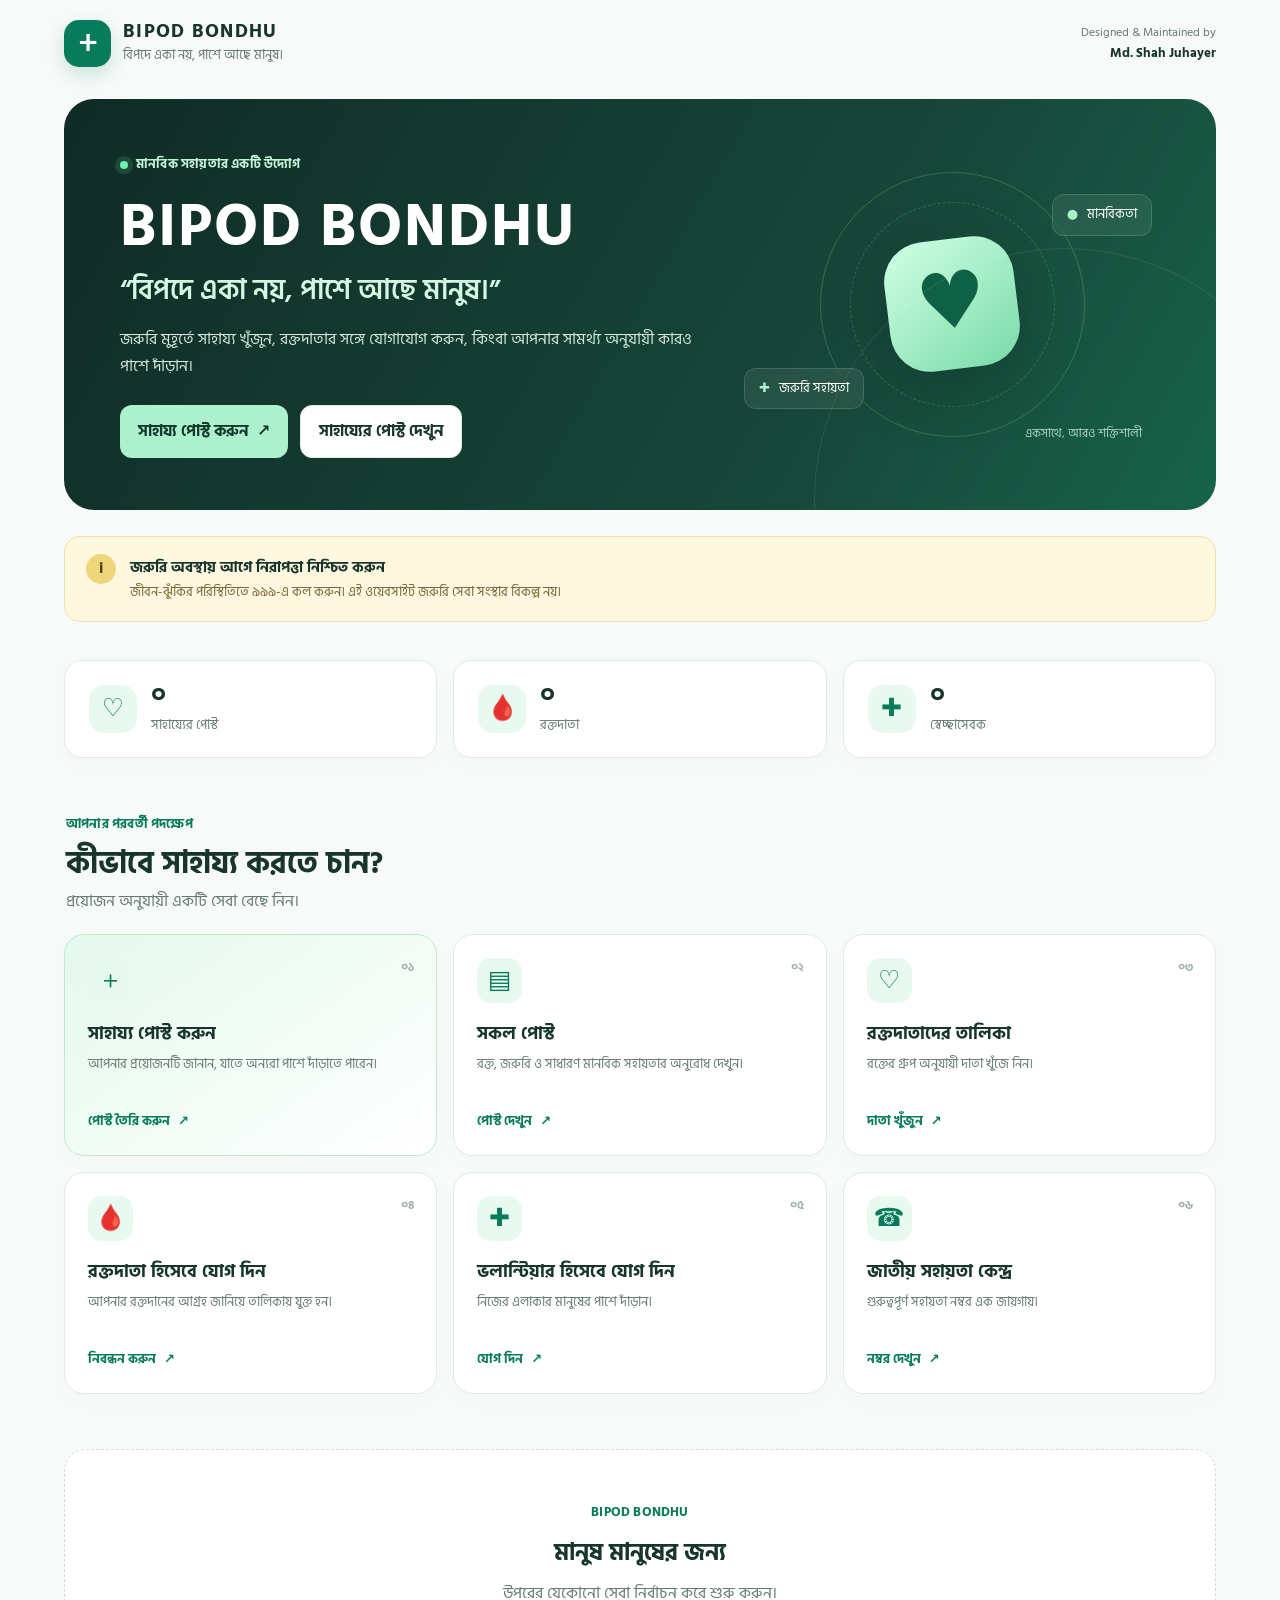
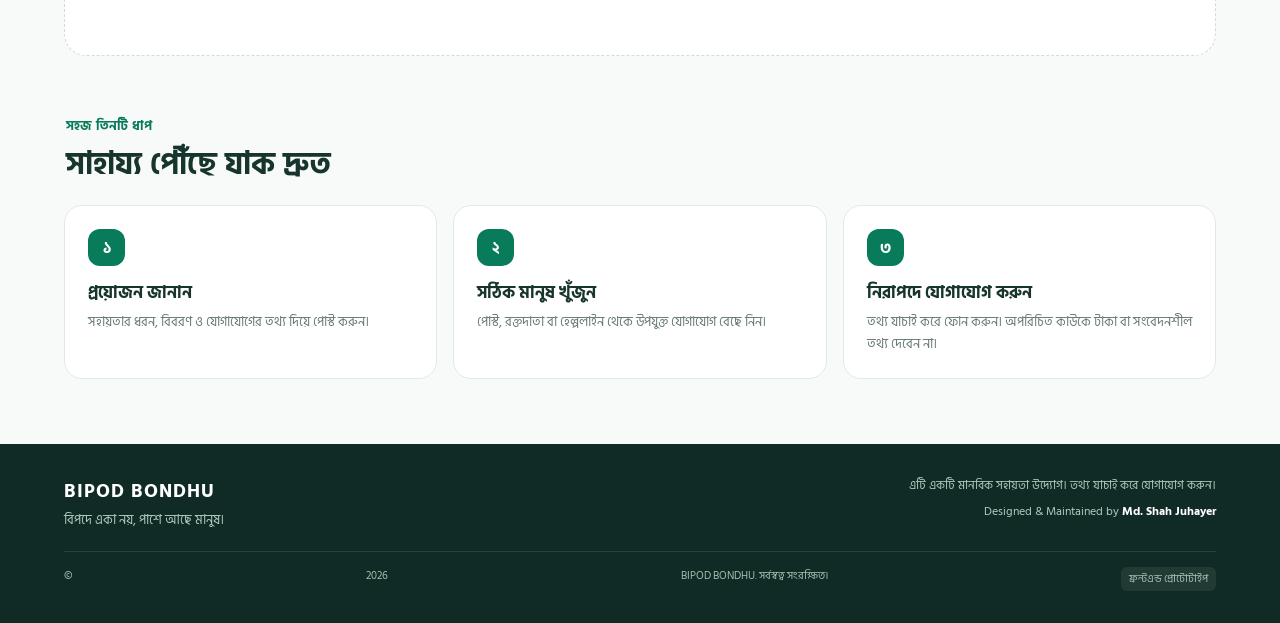
<file: index.html>
<!doctype html>
<html lang="bn">
<head>
  <meta charset="utf-8">
  <meta name="viewport" content="width=device-width, initial-scale=1">
  <meta name="theme-color" content="#102b25">
  <meta name="description" content="বিপদে একা নয়, পাশে আছে মানুষ। জরুরি সহায়তা, রক্তদাতা, স্বেচ্ছাসেবক ও জাতীয় হেল্পলাইন এক জায়গায়।">
  <title>বিপদ বন্ধু — বিপদে একা নয়, পাশে আছে মানুষ</title>
  <link rel="preconnect" href="https://fonts.googleapis.com">
  <link rel="preconnect" href="https://fonts.gstatic.com" crossorigin>
  <link href="https://fonts.googleapis.com/css2?family=Hind+Siliguri:wght@400;500;600;700&display=swap" rel="stylesheet">
  <link rel="stylesheet" href="style.css">
  <script src="script.js" defer></script>
</head>
<body>
  <a class="skip-link" href="#main">মূল অংশে যান</a>
  <header class="topbar">
    <a class="brand" href="#" aria-label="বিপদ বন্ধু হোম" data-view="home">
      <span class="brand-mark" aria-hidden="true">+</span>
      <span><strong>BIPOD BONDHU</strong><small>বিপদে একা নয়, পাশে আছে মানুষ।</small></span>
    </a>
    <div class="credit">Designed &amp; Maintained by <strong>Md. Shah Juhayer</strong></div>
  </header>

  <main id="main">
    <section class="hero">
      <div class="hero-copy">
        <span class="eyebrow"><span class="live-dot"></span> মানবিক সহায়তার একটি উদ্যোগ</span>
        <h1>BIPOD BONDHU</h1>
        <p class="hero-tagline">“বিপদে একা নয়, পাশে আছে মানুষ।”</p>
        <p class="hero-text">জরুরি মুহূর্তে সাহায্য খুঁজুন, রক্তদাতার সঙ্গে যোগাযোগ করুন, কিংবা আপনার সামর্থ্য অনুযায়ী কারও পাশে দাঁড়ান।</p>
        <div class="hero-actions">
          <button class="btn btn-primary" data-view="create">সাহায্য পোস্ট করুন <span aria-hidden="true">↗</span></button>
          <button class="btn btn-secondary" data-view="posts">সাহায্যের পোস্ট দেখুন</button>
        </div>
      </div>
      <div class="hero-art" aria-hidden="true">
        <div class="orbit orbit-one"></div><div class="orbit orbit-two"></div>
        <div class="heart-symbol">♥</div>
        <div class="art-chip chip-one"><span>●</span> মানবিকতা</div>
        <div class="art-chip chip-two"><span>✚</span> জরুরি সহায়তা</div>
        <div class="art-caption">একসাথে, আরও শক্তিশালী</div>
      </div>
    </section>

    <section class="notice-wrap">
      <div class="notice-icon" aria-hidden="true">i</div>
      <div><strong>জরুরি অবস্থায় আগে নিরাপত্তা নিশ্চিত করুন</strong><p>জীবন-ঝুঁকির পরিস্থিতিতে ৯৯৯-এ কল করুন। এই ওয়েবসাইট জরুরি সেবা সংস্থার বিকল্প নয়।</p></div>
    </section>

    <section class="stats-grid" aria-label="সাইটের সারসংক্ষেপ">
      <div class="stat-card"><span class="stat-icon">♡</span><div><strong id="stat-posts">০</strong><span>সাহায্যের পোস্ট</span></div></div>
      <div class="stat-card"><span class="stat-icon">🩸</span><div><strong id="stat-donors">০</strong><span>রক্তদাতা</span></div></div>
      <div class="stat-card"><span class="stat-icon">✚</span><div><strong id="stat-volunteers">০</strong><span>স্বেচ্ছাসেবক</span></div></div>
    </section>

    <section class="section-heading">
      <div><span class="eyebrow">আপনার পরবর্তী পদক্ষেপ</span><h2>কীভাবে সাহায্য করতে চান?</h2><p>প্রয়োজন অনুযায়ী একটি সেবা বেছে নিন।</p></div>
    </section>

    <section class="service-grid" aria-label="প্রধান সেবাসমূহ">
      <button class="service-card service-emergency" data-view="create">
        <span class="service-icon">＋</span><span class="service-number">০১</span>
        <strong>সাহায্য পোস্ট করুন</strong><span>আপনার প্রয়োজনটি জানান, যাতে অন্যরা পাশে দাঁড়াতে পারেন।</span><span class="service-link">পোস্ট তৈরি করুন <b>↗</b></span>
      </button>
      <button class="service-card" data-view="posts">
        <span class="service-icon">▤</span><span class="service-number">০২</span>
        <strong>সকল পোস্ট</strong><span>রক্ত, জরুরি ও সাধারণ মানবিক সহায়তার অনুরোধ দেখুন।</span><span class="service-link">পোস্ট দেখুন <b>↗</b></span>
      </button>
      <button class="service-card" data-view="donors">
        <span class="service-icon">♡</span><span class="service-number">০৩</span>
        <strong>রক্তদাতাদের তালিকা</strong><span>রক্তের গ্রুপ অনুযায়ী দাতা খুঁজে নিন।</span><span class="service-link">দাতা খুঁজুন <b>↗</b></span>
      </button>
      <button class="service-card" data-view="join-donor">
        <span class="service-icon">🩸</span><span class="service-number">০৪</span>
        <strong>রক্তদাতা হিসেবে যোগ দিন</strong><span>আপনার রক্তদানের আগ্রহ জানিয়ে তালিকায় যুক্ত হন।</span><span class="service-link">নিবন্ধন করুন <b>↗</b></span>
      </button>
      <button class="service-card" data-view="join-volunteer">
        <span class="service-icon">✚</span><span class="service-number">০৫</span>
        <strong>ভলান্টিয়ার হিসেবে যোগ দিন</strong><span>নিজের এলাকার মানুষের পাশে দাঁড়ান।</span><span class="service-link">যোগ দিন <b>↗</b></span>
      </button>
      <button class="service-card" data-view="hotlines">
        <span class="service-icon">☎</span><span class="service-number">০৬</span>
        <strong>জাতীয় সহায়তা কেন্দ্র</strong><span>গুরুত্বপূর্ণ সহায়তা নম্বর এক জায়গায়।</span><span class="service-link">নম্বর দেখুন <b>↗</b></span>
      </button>
    </section>

    <section id="app-view" class="app-view" aria-live="polite" tabindex="-1">
      <div class="view-placeholder">
        <span class="eyebrow">BIPOD BONDHU</span>
        <h2>মানুষ মানুষের জন্য</h2>
        <p>উপরের যেকোনো সেবা নির্বাচন করে শুরু করুন।</p>
      </div>
    </section>

    <section class="how-section">
      <div class="section-heading"><div><span class="eyebrow">সহজ তিনটি ধাপ</span><h2>সাহায্য পৌঁছে যাক দ্রুত</h2></div></div>
      <div class="steps-grid">
        <article class="step"><span>১</span><h3>প্রয়োজন জানান</h3><p>সহায়তার ধরন, বিবরণ ও যোগাযোগের তথ্য দিয়ে পোস্ট করুন।</p></article>
        <article class="step"><span>২</span><h3>সঠিক মানুষ খুঁজুন</h3><p>পোস্ট, রক্তদাতা বা হেল্পলাইন থেকে উপযুক্ত যোগাযোগ বেছে নিন।</p></article>
        <article class="step"><span>৩</span><h3>নিরাপদে যোগাযোগ করুন</h3><p>তথ্য যাচাই করে ফোন করুন। অপরিচিত কাউকে টাকা বা সংবেদনশীল তথ্য দেবেন না।</p></article>
      </div>
    </section>
  </main>

  <footer class="footer">
    <div class="footer-brand"><strong>BIPOD BONDHU</strong><p>বিপদে একা নয়, পাশে আছে মানুষ।</p></div>
    <div class="footer-note">এটি একটি মানবিক সহায়তা উদ্যোগ। তথ্য যাচাই করে যোগাযোগ করুন।<br><span>Designed &amp; Maintained by <strong>Md. Shah Juhayer</strong></span></div>
    <div class="footer-bottom">© <span id="year"></span> BIPOD BONDHU. সর্বস্বত্ব সংরক্ষিত। <span class="prototype-label">ফ্রন্টএন্ড প্রোটোটাইপ</span></div>
  </footer>

  <div id="toast" class="toast" role="status" aria-live="polite"></div>
  <dialog id="delete-dialog" class="modal">
    <form id="delete-form" method="dialog">
      <button type="button" class="modal-close" data-close-dialog aria-label="বন্ধ করুন">×</button>
      <span class="eyebrow">পোস্ট মুছে ফেলুন</span><h2>আপনার গোপন ডিলিট কোড দিন</h2>
      <p>পোস্ট তৈরির সময় যে কোডটি পেয়েছিলেন, সেটি এখানে লিখুন। এই ডেমোতে কোডটি এই ব্রাউজারেই যাচাই হয়।</p>
      <input type="hidden" id="delete-post-id">
      <label for="delete-code">ডিলিট কোড</label><input id="delete-code" name="delete-code" required autocomplete="off" placeholder="আপনার গোপন কোড">
      <div class="form-actions"><button class="btn btn-danger" type="submit">পোস্ট মুছে ফেলুন</button><button class="btn btn-secondary" type="button" data-close-dialog>বাতিল</button></div>
    </form>
  </dialog>
</body>
</html>
</file>
<file: style.css>
@import url('https://fonts.googleapis.com/css2?family=Hind+Siliguri:wght@400;500;600;700&display=swap');
:root{--ink:#17352d;--muted:#667a73;--green:#087b5a;--green-dark:#102b25;--mint:#baf3d7;--mint-light:#e8faf0;--paper:#f7faf8;--white:#fff;--line:#e1ebe5;--red:#b42332;--red-light:#fff0f0;--amber:#fff7df;--shadow:0 14px 40px rgba(16,43,37,.07);--radius:22px}
*{box-sizing:border-box}html{scroll-behavior:smooth;scroll-padding-top:20px}body{margin:0;background:var(--paper);color:var(--ink);font-family:'Hind Siliguri',system-ui,sans-serif;line-height:1.65}button,input,select,textarea{font:inherit}button{cursor:pointer}button:focus-visible,a:focus-visible,input:focus-visible,select:focus-visible,textarea:focus-visible{outline:3px solid #30b982;outline-offset:3px}.skip-link{position:absolute;left:-9999px;top:0}.skip-link:focus{left:10px;z-index:99;background:white;padding:10px}.topbar{max-width:1200px;margin:auto;padding:20px 24px;display:flex;align-items:center;justify-content:space-between;gap:20px}.brand{display:flex;align-items:center;gap:12px;color:inherit;text-decoration:none}.brand-mark{display:grid;place-items:center;width:47px;height:47px;border-radius:15px;background:var(--green);color:white;font-size:36px;line-height:1;font-weight:500;box-shadow:0 7px 18px #087b5a30}.brand strong{display:block;font-size:19px;letter-spacing:1.3px;line-height:1.3}.brand small{display:block;color:var(--muted);font-size:13px}.credit{font-size:12px;color:var(--muted);text-align:right}.credit strong{display:block;color:var(--ink);font-size:13px}.hero{max-width:1152px;margin:12px auto 26px;min-height:385px;border-radius:30px;background:linear-gradient(120deg,#102b25,#17483a 68%,#17634a);color:white;padding:52px 56px;display:grid;grid-template-columns:1.2fr .8fr;align-items:center;overflow:hidden;position:relative}.hero:after{content:"";position:absolute;inset:auto -100px -240px auto;width:500px;height:500px;border:1px solid #ffffff18;border-radius:50%}.hero-copy{position:relative;z-index:2}.eyebrow{display:inline-flex;align-items:center;gap:8px;text-transform:none;color:var(--green);font-weight:700;font-size:13px;letter-spacing:.2px}.hero .eyebrow{color:#c1f3d9}.live-dot{width:8px;height:8px;border-radius:50%;background:#6ef0ad;box-shadow:0 0 0 5px #6ef0ad22}.hero h1{font-size:clamp(35px,5vw,60px);letter-spacing:2px;line-height:1.08;margin:18px 0 8px;font-weight:700}.hero-tagline{font-size:clamp(20px,2.4vw,28px);font-weight:600;margin:0 0 12px;color:#d5f8e4}.hero-text{max-width:580px;color:#d2e7dc;margin:0 0 26px;font-size:16px}.hero-actions{display:flex;gap:12px;flex-wrap:wrap}.btn{border:0;border-radius:12px;padding:12px 18px;font-weight:700;display:inline-flex;align-items:center;justify-content:center;gap:9px;transition:transform .16s,background .16s;text-decoration:none}.btn:hover{transform:translateY(-1px)}.btn-primary{background:#aef1ce;color:#10382b}.btn-primary:hover{background:#c8f8df}.btn-secondary{background:white;color:var(--ink);border:1px solid var(--line)}.btn-danger{background:var(--red);color:white}.btn-small{padding:8px 12px;font-size:13px;border-radius:9px}.hero-art{height:270px;position:relative;display:grid;place-items:center}.orbit{position:absolute;border:1px solid #b8f5d333;border-radius:50%;width:265px;height:265px}.orbit-two{width:205px;height:205px;border-style:dashed}.heart-symbol{width:130px;height:130px;display:grid;place-items:center;border-radius:40px;background:linear-gradient(145deg,#d0ffe5,#79dba9);color:#0f6146;font-size:78px;box-shadow:0 20px 60px #061c1540;transform:rotate(-7deg)}.art-chip{position:absolute;padding:9px 14px;border:1px solid #ffffff24;background:#ffffff12;backdrop-filter:blur(8px);border-radius:12px;font-size:13px}.art-chip span{color:#aaf0cc;margin-right:6px}.chip-one{top:25px;right:8px}.chip-two{bottom:30px;left:0}.art-caption{position:absolute;bottom:-5px;right:18px;font-size:12px;color:#a8d7c0}.notice-wrap{max-width:1152px;margin:0 auto 38px;padding:17px 21px;display:flex;gap:14px;align-items:flex-start;background:#fff7df;border:1px solid #f0dfaa;border-radius:16px}.notice-icon{width:30px;height:30px;flex:none;border-radius:50%;display:grid;place-items:center;background:#f0d67b;color:#4e3d0d;font-weight:700}.notice-wrap strong{font-size:15px}.notice-wrap p{margin:2px 0 0;font-size:13px;color:#766537}.stats-grid{max-width:1152px;margin:0 auto 52px;display:grid;grid-template-columns:repeat(3,1fr);gap:16px}.stat-card{display:flex;align-items:center;gap:14px;padding:20px 24px;background:white;border:1px solid var(--line);border-radius:18px;box-shadow:0 5px 20px #17352d05}.stat-icon{width:48px;height:48px;border-radius:15px;display:grid;place-items:center;background:var(--mint-light);color:var(--green);font-size:25px}.stat-card strong{display:block;font-size:25px;line-height:1.2}.stat-card span:last-child{font-size:13px;color:var(--muted)}.section-heading{max-width:1152px;margin:0 auto 20px;padding:0 2px}.section-heading h2{font-size:clamp(23px,3vw,31px);line-height:1.3;margin:7px 0 4px}.section-heading p{margin:0;color:var(--muted)}.service-grid{max-width:1152px;margin:0 auto 55px;display:grid;grid-template-columns:repeat(3,1fr);gap:16px}.service-card{position:relative;text-align:left;border:1px solid var(--line);background:white;border-radius:20px;padding:23px;min-height:222px;color:var(--ink);display:flex;flex-direction:column;align-items:flex-start;box-shadow:0 7px 24px #17352d04;transition:transform .2s,border-color .2s,box-shadow .2s}.service-card:hover{transform:translateY(-4px);border-color:#a8d9bf;box-shadow:var(--shadow)}.service-emergency{background:linear-gradient(145deg,#e5f9ed,#fff);border-color:#bdebd0}.service-icon{width:45px;height:45px;border-radius:14px;background:var(--mint-light);display:grid;place-items:center;color:var(--green);font-size:25px;margin-bottom:16px}.service-number{position:absolute;right:22px;top:23px;font-size:12px;color:#a1b2a9;font-weight:700}.service-card strong{font-size:18px;margin-bottom:5px}.service-card>span:not(.service-icon):not(.service-number):not(.service-link){color:var(--muted);font-size:13px;line-height:1.6}.service-link{margin-top:auto;padding-top:15px;color:var(--green);font-size:13px;font-weight:700}.service-link b{margin-left:5px}.app-view{max-width:1152px;margin:0 auto 56px;scroll-margin-top:20px}.view-placeholder{background:#fff;border:1px dashed #cdded4;border-radius:22px;text-align:center;padding:48px 20px}.view-placeholder h2{margin:8px 0}.view-placeholder p{margin:0;color:var(--muted)}.panel{background:white;border:1px solid var(--line);border-radius:22px;padding:clamp(20px,3vw,32px);box-shadow:var(--shadow)}.panel-head{display:flex;align-items:flex-start;justify-content:space-between;gap:20px;margin-bottom:24px}.panel-head h2{font-size:27px;line-height:1.3;margin:5px 0}.panel-head p{color:var(--muted);margin:0;font-size:14px}.text-button{background:transparent;border:0;color:var(--green);font-weight:700;padding:6px}.form-grid{display:grid;grid-template-columns:repeat(2,minmax(0,1fr));gap:17px}.field{display:flex;flex-direction:column;gap:7px;min-width:0}.field.full{grid-column:1/-1}.field label,.modal label{font-weight:600;font-size:14px}.required{color:var(--red)}.field input,.field select,.field textarea,.toolbar input,.toolbar select,.modal input{width:100%;border:1px solid #d7e3dc;border-radius:11px;padding:12px 13px;background:#fff;color:var(--ink);min-width:0}.field textarea{min-height:120px;resize:vertical}.field input::placeholder,.field textarea::placeholder{color:#9aa9a1}.field-hint{font-size:12px;color:var(--muted)}.warning{padding:13px 15px;border-radius:12px;background:var(--amber);border:1px solid #f1e2b7;color:#6d5923;font-size:13px;margin:18px 0}.info-box{padding:13px 15px;border-radius:12px;background:var(--mint-light);color:#256248;font-size:13px;margin:18px 0}.form-actions{display:flex;gap:10px;flex-wrap:wrap;margin-top:22px}.toolbar{display:flex;gap:10px;flex-wrap:wrap;margin-bottom:20px}.toolbar>*{flex:1;min-width:155px}.toolbar input,.toolbar select{height:46px}.tabs{display:flex;gap:8px;flex-wrap:wrap;margin-bottom:20px}.tab{border:1px solid var(--line);border-radius:999px;padding:8px 15px;background:white;color:var(--muted);font-weight:600;font-size:13px}.tab.active{background:var(--green);border-color:var(--green);color:white}.cards-list{display:grid;grid-template-columns:repeat(2,minmax(0,1fr));gap:15px}.request-card,.person-card,.hotline-card{border:1px solid var(--line);border-radius:17px;padding:19px;background:#fff;min-width:0}.request-card{display:flex;flex-direction:column}.request-top{display:flex;align-items:flex-start;justify-content:space-between;gap:10px}.request-card h3,.person-card h3,.hotline-card h3{margin:7px 0;font-size:18px;line-height:1.4;overflow-wrap:anywhere}.request-card p{margin:5px 0 12px;color:#52665d;font-size:14px;white-space:pre-wrap;overflow-wrap:anywhere}.badge{display:inline-flex;align-items:center;border-radius:999px;padding:4px 9px;background:var(--mint-light);color:#126849;font-size:11px;font-weight:700;white-space:nowrap}.badge.urgent{background:#ffeded;color:#a32936}.badge.general{background:#edf2ff;color:#3f56a0}.meta-list{display:grid;gap:7px;margin:10px 0 16px;color:var(--muted);font-size:13px}.meta-list span{overflow-wrap:anywhere}.card-actions{display:flex;gap:8px;flex-wrap:wrap;margin-top:auto}.card-actions .btn{flex:1;min-width:95px}.empty-state{grid-column:1/-1;text-align:center;border:1px dashed #cbdcd1;border-radius:16px;padding:35px 20px;color:var(--muted)}.empty-state strong{display:block;color:var(--ink);font-size:18px;margin-bottom:4px}.person-card{display:flex;flex-direction:column}.person-top{display:flex;gap:12px;align-items:center}.avatar{width:46px;height:46px;display:grid;place-items:center;border-radius:15px;background:var(--mint-light);color:var(--green);font-size:21px;font-weight:700;flex:none}.person-card h3{margin:0 0 2px}.person-card .meta-list{margin:13px 0 17px}.blood-group{font-weight:700;color:#b02a3a;background:#fff0f1;padding:4px 9px;border-radius:8px;font-size:12px}.hotline-grid{display:grid;grid-template-columns:repeat(2,minmax(0,1fr));gap:14px}.hotline-card{display:flex;align-items:center;justify-content:space-between;gap:12px}.hotline-card p{margin:0;color:var(--muted);font-size:13px}.hotline-number{font-size:20px;font-weight:700;letter-spacing:.3px}.hotline-card .btn{flex:none}.how-section{max-width:1152px;margin:0 auto 65px}.steps-grid{display:grid;grid-template-columns:repeat(3,1fr);gap:16px}.step{background:white;border:1px solid var(--line);border-radius:18px;padding:23px}.step>span{width:37px;height:37px;display:grid;place-items:center;background:var(--green);color:white;border-radius:12px;font-weight:700}.step h3{margin:13px 0 5px;font-size:17px}.step p{margin:0;color:var(--muted);font-size:13px}.footer{background:var(--green-dark);color:#d6e8de;padding:32px max(24px,calc((100% - 1152px)/2));display:grid;grid-template-columns:1fr 1fr;gap:18px}.footer-brand strong{font-size:19px;letter-spacing:1px;color:white}.footer-brand p{margin:2px 0;color:#afcbbd;font-size:13px}.footer-note{text-align:right;color:#afcbbd;font-size:12px}.footer-note span{display:inline-block;margin-top:6px}.footer-note strong{color:white}.footer-bottom{grid-column:1/-1;border-top:1px solid #ffffff1b;padding-top:15px;display:flex;justify-content:space-between;gap:10px;flex-wrap:wrap;font-size:11px;color:#a4c1b2}.prototype-label{background:#ffffff12;padding:3px 8px;border-radius:6px}.toast{position:fixed;z-index:100;bottom:22px;left:50%;transform:translate(-50%,20px);opacity:0;pointer-events:none;background:#102b25;color:white;padding:13px 18px;border-radius:12px;box-shadow:0 10px 30px #0002;max-width:min(90vw,520px);font-size:14px;transition:opacity .2s,transform .2s}.toast.show{opacity:1;transform:translate(-50%,0)}.modal{border:0;border-radius:20px;padding:28px;width:min(92vw,480px);box-shadow:0 20px 80px #061c1540;color:var(--ink)}.modal::backdrop{background:#0b201bb3;backdrop-filter:blur(3px)}.modal h2{font-size:23px;margin:8px 0}.modal p{font-size:13px;color:var(--muted)}.modal form{position:relative}.modal-close{position:absolute;right:-12px;top:-16px;border:0;background:#f1f5f2;border-radius:50%;width:35px;height:35px;font-size:24px;color:var(--ink)}.modal input{margin:7px 0 14px}.danger-link{background:none;border:0;padding:5px 0;color:var(--red);font-size:12px;font-weight:700;margin-top:12px}.consent-row{display:flex;align-items:flex-start;gap:9px;font-size:13px;color:var(--muted);margin-top:15px}.consent-row input{width:auto;margin-top:5px}.subtle{font-size:12px;color:var(--muted)}.loading-note{font-size:13px;color:var(--muted)}@media(max-width:900px){.hero,.notice-wrap,.stats-grid,.section-heading,.service-grid,.app-view,.how-section{margin-left:20px;margin-right:20px}.hero{padding:40px 32px;grid-template-columns:1fr .7fr}.hero-art{transform:scale(.85)}.service-grid{grid-template-columns:repeat(2,1fr)}}@media(max-width:620px){.topbar{padding:15px 17px;align-items:flex-start}.brand-mark{width:42px;height:42px}.brand strong{font-size:16px}.brand small{font-size:11px}.credit{max-width:135px;font-size:10px}.credit strong{font-size:11px}.hero{margin-top:7px;margin-left:12px;margin-right:12px;padding:31px 23px 22px;grid-template-columns:1fr;min-height:0;border-radius:23px}.hero h1{font-size:40px}.hero-text{font-size:14px}.hero-art{height:190px;transform:scale(.78);margin-top:-2px}.hero-actions .btn{flex:1;font-size:13px;padding:11px 12px}.notice-wrap,.stats-grid,.section-heading,.service-grid,.app-view,.how-section{margin-left:12px;margin-right:12px}.notice-wrap{padding:14px;gap:10px}.notice-wrap strong{font-size:13px}.notice-wrap p{font-size:12px}.stats-grid{gap:8px;margin-bottom:38px}.stat-card{padding:12px 9px;gap:8px;border-radius:13px;flex-direction:column;align-items:flex-start}.stat-icon{width:35px;height:35px;border-radius:11px;font-size:19px}.stat-card strong{font-size:21px}.stat-card span:last-child{font-size:11px}.service-grid{gap:10px;margin-bottom:38px}.service-card{padding:15px;min-height:214px;border-radius:16px}.service-icon{width:38px;height:38px;font-size:21px;margin-bottom:13px}.service-number{right:13px;top:14px;font-size:10px}.service-card strong{font-size:15px;line-height:1.4}.service-card>span:not(.service-icon):not(.service-number):not(.service-link){font-size:11px}.service-link{font-size:11px;padding-top:12px}.section-heading h2{font-size:24px}.panel{padding:18px 15px;border-radius:17px}.panel-head{display:block}.panel-head h2{font-size:23px}.panel-head .text-button{margin-top:8px;padding-left:0}.form-grid{grid-template-columns:1fr;gap:14px}.field.full{grid-column:auto}.cards-list,.hotline-grid{grid-template-columns:1fr}.toolbar>*{min-width:100%}.request-card,.person-card,.hotline-card{padding:15px}.hotline-card{align-items:flex-start}.hotline-number{font-size:18px}.hotline-card .btn{padding:8px 11px}.steps-grid{grid-template-columns:1fr;gap:10px}.step{padding:18px}.footer{padding:27px 18px;grid-template-columns:1fr}.footer-note{text-align:left}.footer-bottom{grid-column:auto}.footer-bottom{font-size:10px}.toast{bottom:12px}.form-actions .btn{flex:1}}
</file>
